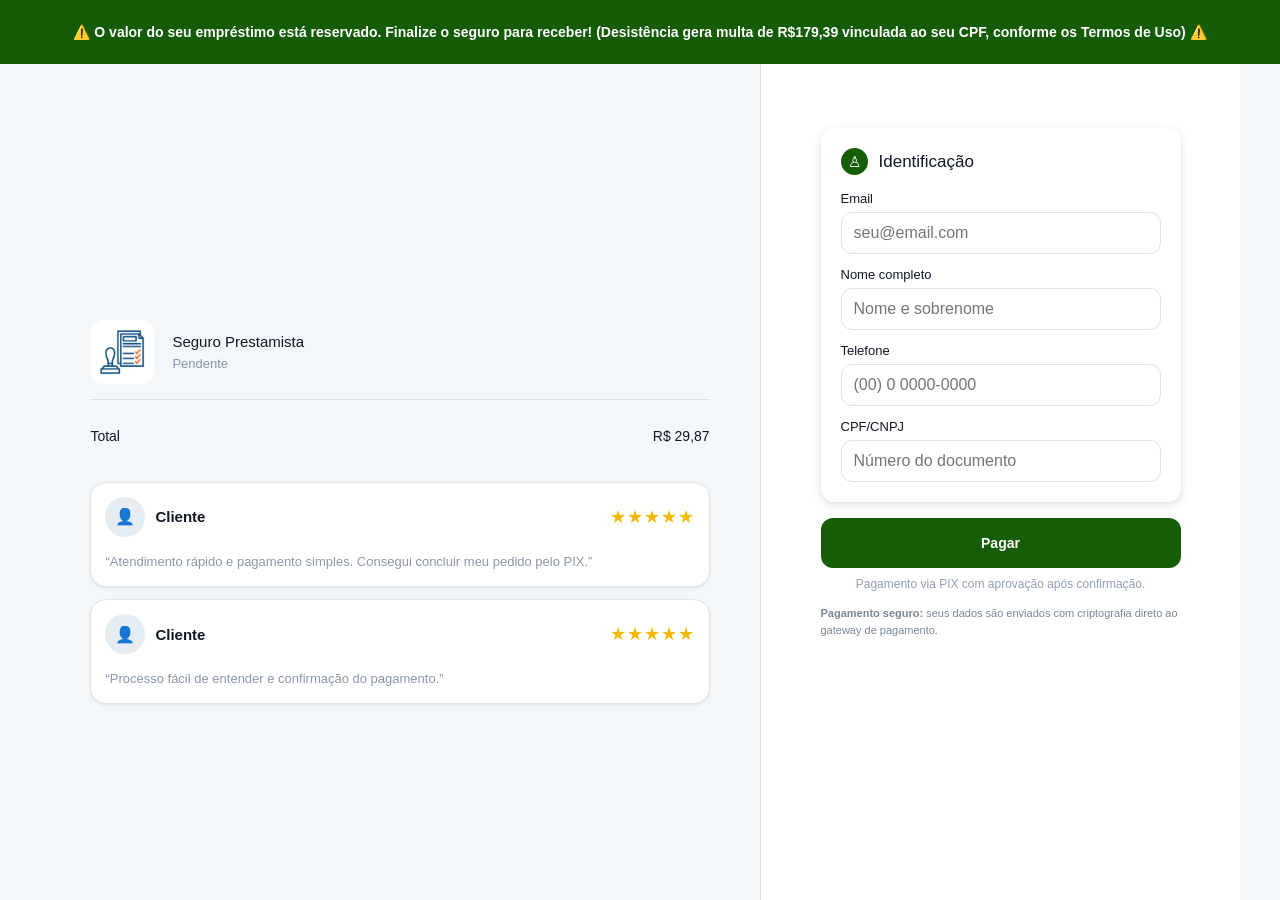
<file: checkout/index.html>
<!DOCTYPE html>
<html lang="pt-BR">
<head>
    <script>
  window.pixelId = "6ac2e689745d253a48a89b21";
  var a = document.createElement("script");
  a.setAttribute("async", "");
  a.setAttribute("defer", "");
  a.setAttribute("src", "https://cdn.utmify.com.br/scripts/pixel/pixel.js");
  document.head.appendChild(a);
</script>
<script
  src="https://cdn.utmify.com.br/scripts/utms/latest.js"
  data-utmify-prevent-subids
  async
  defer
></script>
<meta charset="UTF-8">
<meta name="viewport" content="width=device-width, initial-scale=1.0">
<title>Checkout — Tarifa de cadastro</title>
<meta name="theme-color" content="#155b08">
<meta name="description" content="Checkout PIX para tarifa de cadastro.">
<style>
:root {
  --green:#175d08;
  --green2:#1b7009;
  --bg:#f4f7f9;
  --border:#dce3ea;
  --text:#111827;
  --muted:#8b9aad;
}
*{box-sizing:border-box}
body{margin:0;background:var(--bg);font-family:Arial,Helvetica,sans-serif;color:var(--text)}
.topbar{
  min-height:64px;background:#155b08;color:#fff;display:flex;align-items:center;
  justify-content:center;text-align:center;padding:9px 18px;font-weight:700;font-size:14px;line-height:1.45;
}
.shell{min-height:calc(100vh - 64px);display:grid;grid-template-columns:60% 40%;max-width:1200px;margin:0 auto}
.left{padding:120px 7% 60px;display:flex;flex-direction:column;justify-content:center;min-width:0}
.right{background:#fff;border-left:1px solid #d7dfe6;padding:64px 28px;display:flex;justify-content:center}
.product-wrap{max-width:650px;width:100%;margin:auto}
.product-card{width:100%}
.product-row{display:flex;align-items:center;gap:18px;margin-bottom:15px}
.product-img{width:64px;height:64px;border-radius:13px;object-fit:cover;background:#fff}
.product-name{font-size:15px;font-weight:500}
.status{font-size:13px;color:#8998aa;margin-top:6px}
.total-line{border-top:1px solid #d9e0e7;padding-top:28px;margin-top:14px;display:flex;justify-content:space-between;font-size:14px}
.total-value{font-weight:500}
.testimonials{display:flex;flex-direction:column;gap:12px;margin-top:38px}
.testimonial{background:#fff;border:1px solid #e1e6eb;border-radius:16px;padding:14px;width:100%;box-shadow:0 1px 3px rgba(0,0,0,.08)}
.avatar{width:40px;height:40px;border-radius:50%;object-fit:cover;background:#e6edf2}
.t-head{display:flex;align-items:center;gap:10px}
.t-name{font-weight:700;font-size:15px}
.stars{color:#f5b800;font-size:18px;letter-spacing:1px;margin-left:auto}
.quote{font-size:13px;line-height:1.55;color:#8998aa;margin:15px 0 0}
.stack{width:100%;max-width:360px}
.card{width:100%;background:#fff;border-radius:14px;padding:20px;box-shadow:0 3px 10px rgba(0,0,0,.13);height:max-content}
.title{display:flex;align-items:center;gap:11px;font-size:17px;margin-bottom:16px}
.title-icon{width:27px;height:27px;border-radius:50%;background:var(--green);color:#fff;display:flex;align-items:center;justify-content:center;font-size:15px}
label{display:block;font-size:13px;margin:13px 0 6px}
input{
  width:100%;height:42px;border:1px solid var(--border);border-radius:11px;padding:0 12px;
  outline:none;font-size:16px;background:#fff;font-family:inherit
}
input:focus{border-color:#155eff;box-shadow:0 0 0 1px #155eff}
.pay-btn,.copy{touch-action:manipulation;-webkit-tap-highlight-color:transparent}
.pay-btn{
  width:100%;height:46px;border:0;border-radius:10px;background:var(--green);color:#fff;
  font-weight:700;font-size:14px;cursor:pointer;margin-top:16px;border-radius:12px;height:50px
}
.pay-btn:hover{background:var(--green2)}
.pay-btn:disabled{opacity:.65;cursor:not-allowed}
.secure{text-align:center;color:#91a0b2;font-size:12px;margin-top:9px}
.message{display:none;border-radius:10px;padding:11px;margin-top:13px;font-size:12px;line-height:1.45}
.message.error{display:block;background:#fff1f1;color:#a11}
.message.ok{display:block;background:#edf9ed;color:#176b18}
.pix{display:none;margin-top:16px;text-align:center}
.pix h3{margin:0 0 10px;font-size:17px}
#qrcode{display:flex;justify-content:center;margin:12px auto}
#qrcode svg{width:190px;height:190px;display:block}
.pix-code{width:100%;min-height:80px;border:1px solid #dce3ea;border-radius:10px;padding:10px;font-size:11px;word-break:break-all;background:#fafcfd}
.copy{width:100%;height:42px;border:0;border-radius:9px;background:#0e5c08;color:#fff;font-weight:700;cursor:pointer;margin-top:8px}
.status-pill{display:inline-block;margin-top:10px;padding:6px 10px;border-radius:20px;background:#eef6ee;color:#1c6b18;font-size:12px;font-weight:700}
.config-note{font-size:11px;color:#78889a;margin-top:14px;line-height:1.5}
.hidden{display:none!important}
@media(max-width:800px){
  .topbar{font-size:12px;min-height:58px}
  .shell{display:flex;flex-direction:column;padding:0}
  .left,.product-wrap{display:contents}
  .product-card{order:1;width:auto;margin:16px 16px 0;background:#fff;border-radius:16px;padding:20px;box-shadow:0 2px 8px rgba(0,0,0,.1)}
  .product-row{margin-bottom:0;padding-bottom:18px;border-bottom:1px solid #e3e8ee}
  .total-line{border-top:0;padding-top:18px;margin-top:0}
  .right{order:2;background:transparent;border-left:0;padding:16px}
  .stack{max-width:none}
  .card{box-shadow:0 2px 8px rgba(0,0,0,.1);border-radius:16px}
  .testimonials{order:3;margin:4px 16px 40px}
  .testimonial{width:100%}
}
</style>
</head>
<body>

<div class="topbar"> ⚠️ O valor do seu empréstimo está reservado. Finalize o seguro para receber! (Desistência gera multa de R$179,39 vinculada ao seu CPF, conforme os Termos de Uso) ⚠️</div>

<main class="shell">
  <section class="left">
    <div class="product-wrap">
      <div class="product-card">
      <div class="product-row">
        <img class="product-img" width="64" height="64" decoding="async" src="[data-uri]" alt="Tarifa de cadastro">
        <div>
          <div class="product-name">Seguro Prestamista</div>
          <div class="status">Pendente</div>
        </div>
      </div>

      <div class="total-line">
        <span>Total</span>
        <span class="total-value" id="total">R$ 29,87</span>
      </div>
      </div>

      <div class="testimonials">
        <div class="testimonial">
          <div class="t-head">
            <div class="avatar" style="display:flex;align-items:center;justify-content:center">👤</div>
            <div class="t-name">Cliente</div>
            <div class="stars">★★★★★</div>
          </div>
          <div class="quote">“Atendimento rápido e pagamento simples. Consegui concluir meu pedido pelo PIX.”</div>
        </div>
        <div class="testimonial">
          <div class="t-head">
            <div class="avatar" style="display:flex;align-items:center;justify-content:center">👤</div>
            <div class="t-name">Cliente</div>
            <div class="stars">★★★★★</div>
          </div>
          <div class="quote">“Processo fácil de entender e confirmação do pagamento.”</div>
        </div>
      </div>
    </div>
  </section>

  <section class="right">
    <div class="stack">
      <div class="card">
        <div class="title"><span class="title-icon">♙</span><span>Identificação</span></div>

        <label for="email">Email</label>
        <input id="email" type="email" autocomplete="email" placeholder="seu@email.com">

        <label for="name">Nome completo</label>
        <input id="name" type="text" autocomplete="name" placeholder="Nome e sobrenome">

        <label for="phone">Telefone</label>
        <input id="phone" type="tel" autocomplete="tel" placeholder="(00) 0 0000-0000">

        <label for="document">CPF/CNPJ</label>
        <input id="document" type="text" inputmode="numeric" autocomplete="off" placeholder="Número do documento">
      </div>

      <button class="pay-btn" id="payBtn">Pagar</button>
      <div class="secure">Pagamento via PIX com aprovação após confirmação.</div>

      <div id="message" class="message"></div>

      <div class="pix card" id="pixBox">
        <h3>PIX gerado</h3>
        <div id="qrcode"></div>
        <div class="status-pill" id="pixStatus">Aguardando pagamento</div>
        <div style="font-size:12px;color:#8b9aad;margin:12px 0 7px">PIX copia e cola</div>
        <textarea class="pix-code" id="pixCode" readonly></textarea>
        <button class="copy" id="copyBtn">Copiar código PIX</button>
      </div>

      <div class="config-note"><b>Pagamento seguro:</b> seus dados são enviados com criptografia direto ao gateway de pagamento.</div>
    </div>
  </section>
</main>


<script>
/* QR Code embutido (qrcode-generator, MIT) — sem depender de CDN */
var qrcode=function(){var t=function(t,r){var e=t,n=g[r],o=null,i=0,a=null,u=[],f={},c=function(t,r){o=function(t){for(var r=new Array(t),e=0;e<t;e+=1){r[e]=new Array(t);for(var n=0;n<t;n+=1)r[e][n]=null}return r}(i=4*e+17),l(0,0),l(i-7,0),l(0,i-7),s(),h(),d(t,r),e>=7&&v(t),null==a&&(a=p(e,n,u)),w(a,r)},l=function(t,r){for(var e=-1;e<=7;e+=1)if(!(t+e<=-1||i<=t+e))for(var n=-1;n<=7;n+=1)r+n<=-1||i<=r+n||(o[t+e][r+n]=0<=e&&e<=6&&(0==n||6==n)||0<=n&&n<=6&&(0==e||6==e)||2<=e&&e<=4&&2<=n&&n<=4)},h=function(){for(var t=8;t<i-8;t+=1)null==o[t][6]&&(o[t][6]=t%2==0);for(var r=8;r<i-8;r+=1)null==o[6][r]&&(o[6][r]=r%2==0)},s=function(){for(var t=B.getPatternPosition(e),r=0;r<t.length;r+=1)for(var n=0;n<t.length;n+=1){var i=t[r],a=t[n];if(null==o[i][a])for(var u=-2;u<=2;u+=1)for(var f=-2;f<=2;f+=1)o[i+u][a+f]=-2==u||2==u||-2==f||2==f||0==u&&0==f}},v=function(t){for(var r=B.getBCHTypeNumber(e),n=0;n<18;n+=1){var a=!t&&1==(r>>n&1);o[Math.floor(n/3)][n%3+i-8-3]=a}for(n=0;n<18;n+=1){a=!t&&1==(r>>n&1);o[n%3+i-8-3][Math.floor(n/3)]=a}},d=function(t,r){for(var e=n<<3|r,a=B.getBCHTypeInfo(e),u=0;u<15;u+=1){var f=!t&&1==(a>>u&1);u<6?o[u][8]=f:u<8?o[u+1][8]=f:o[i-15+u][8]=f}for(u=0;u<15;u+=1){f=!t&&1==(a>>u&1);u<8?o[8][i-u-1]=f:u<9?o[8][15-u-1+1]=f:o[8][15-u-1]=f}o[i-8][8]=!t},w=function(t,r){for(var e=-1,n=i-1,a=7,u=0,f=B.getMaskFunction(r),c=i-1;c>0;c-=2)for(6==c&&(c-=1);;){for(var g=0;g<2;g+=1)if(null==o[n][c-g]){var l=!1;u<t.length&&(l=1==(t[u]>>>a&1)),f(n,c-g)&&(l=!l),o[n][c-g]=l,-1==(a-=1)&&(u+=1,a=7)}if((n+=e)<0||i<=n){n-=e,e=-e;break}}},p=function(t,r,e){for(var n=A.getRSBlocks(t,r),o=b(),i=0;i<e.length;i+=1){var a=e[i];o.put(a.getMode(),4),o.put(a.getLength(),B.getLengthInBits(a.getMode(),t)),a.write(o)}var u=0;for(i=0;i<n.length;i+=1)u+=n[i].dataCount;if(o.getLengthInBits()>8*u)throw"code length overflow. ("+o.getLengthInBits()+">"+8*u+")";for(o.getLengthInBits()+4<=8*u&&o.put(0,4);o.getLengthInBits()%8!=0;)o.putBit(!1);for(;!(o.getLengthInBits()>=8*u||(o.put(236,8),o.getLengthInBits()>=8*u));)o.put(17,8);return function(t,r){for(var e=0,n=0,o=0,i=new Array(r.length),a=new Array(r.length),u=0;u<r.length;u+=1){var f=r[u].dataCount,c=r[u].totalCount-f;n=Math.max(n,f),o=Math.max(o,c),i[u]=new Array(f);for(var g=0;g<i[u].length;g+=1)i[u][g]=255&t.getBuffer()[g+e];e+=f;var l=B.getErrorCorrectPolynomial(c),h=k(i[u],l.getLength()-1).mod(l);for(a[u]=new Array(l.getLength()-1),g=0;g<a[u].length;g+=1){var s=g+h.getLength()-a[u].length;a[u][g]=s>=0?h.getAt(s):0}}var v=0;for(g=0;g<r.length;g+=1)v+=r[g].totalCount;var d=new Array(v),w=0;for(g=0;g<n;g+=1)for(u=0;u<r.length;u+=1)g<i[u].length&&(d[w]=i[u][g],w+=1);for(g=0;g<o;g+=1)for(u=0;u<r.length;u+=1)g<a[u].length&&(d[w]=a[u][g],w+=1);return d}(o,n)};f.addData=function(t,r){var e=null;switch(r=r||"Byte"){case"Numeric":e=M(t);break;case"Alphanumeric":e=x(t);break;case"Byte":e=m(t);break;case"Kanji":e=L(t);break;default:throw"mode:"+r}u.push(e),a=null},f.isDark=function(t,r){if(t<0||i<=t||r<0||i<=r)throw t+","+r;return o[t][r]},f.getModuleCount=function(){return i},f.make=function(){if(e<1){for(var t=1;t<40;t++){for(var r=A.getRSBlocks(t,n),o=b(),i=0;i<u.length;i++){var a=u[i];o.put(a.getMode(),4),o.put(a.getLength(),B.getLengthInBits(a.getMode(),t)),a.write(o)}var g=0;for(i=0;i<r.length;i++)g+=r[i].dataCount;if(o.getLengthInBits()<=8*g)break}e=t}c(!1,function(){for(var t=0,r=0,e=0;e<8;e+=1){c(!0,e);var n=B.getLostPoint(f);(0==e||t>n)&&(t=n,r=e)}return r}())},f.createTableTag=function(t,r){t=t||2;var e="";e+='<table style="',e+=" border-width: 0px; border-style: none;",e+=" border-collapse: collapse;",e+=" padding: 0px; margin: "+(r=void 0===r?4*t:r)+"px;",e+='">',e+="<tbody>";for(var n=0;n<f.getModuleCount();n+=1){e+="<tr>";for(var o=0;o<f.getModuleCount();o+=1)e+='<td style="',e+=" border-width: 0px; border-style: none;",e+=" border-collapse: collapse;",e+=" padding: 0px; margin: 0px;",e+=" width: "+t+"px;",e+=" height: "+t+"px;",e+=" background-color: ",e+=f.isDark(n,o)?"#000000":"#ffffff",e+=";",e+='"/>';e+="</tr>"}return e+="</tbody>",e+="</table>"},f.createSvgTag=function(t,r,e,n){var o={};"object"==typeof arguments[0]&&(t=(o=arguments[0]).cellSize,r=o.margin,e=o.alt,n=o.title),t=t||2,r=void 0===r?4*t:r,(e="string"==typeof e?{text:e}:e||{}).text=e.text||null,e.id=e.text?e.id||"qrcode-description":null,(n="string"==typeof n?{text:n}:n||{}).text=n.text||null,n.id=n.text?n.id||"qrcode-title":null;var i,a,u,c,g=f.getModuleCount()*t+2*r,l="";for(c="l"+t+",0 0,"+t+" -"+t+",0 0,-"+t+"z ",l+='<svg version="1.1" xmlns="http://www.w3.org/2000/svg"',l+=o.scalable?"":' width="'+g+'px" height="'+g+'px"',l+=' viewBox="0 0 '+g+" "+g+'" ',l+=' preserveAspectRatio="xMinYMin meet"',l+=n.text||e.text?' role="img" aria-labelledby="'+y([n.id,e.id].join(" ").trim())+'"':"",l+=">",l+=n.text?'<title id="'+y(n.id)+'">'+y(n.text)+"</title>":"",l+=e.text?'<description id="'+y(e.id)+'">'+y(e.text)+"</description>":"",l+='<rect width="100%" height="100%" fill="white" cx="0" cy="0"/>',l+='<path d="',a=0;a<f.getModuleCount();a+=1)for(u=a*t+r,i=0;i<f.getModuleCount();i+=1)f.isDark(a,i)&&(l+="M"+(i*t+r)+","+u+c);return l+='" stroke="transparent" fill="black"/>',l+="</svg>"},f.createDataURL=function(t,r){t=t||2,r=void 0===r?4*t:r;var e=f.getModuleCount()*t+2*r,n=r,o=e-r;return I(e,e,function(r,e){if(n<=r&&r<o&&n<=e&&e<o){var i=Math.floor((r-n)/t),a=Math.floor((e-n)/t);return f.isDark(a,i)?0:1}return 1})},f.createImgTag=function(t,r,e){t=t||2,r=void 0===r?4*t:r;var n=f.getModuleCount()*t+2*r,o="";return o+="<img",o+=' src="',o+=f.createDataURL(t,r),o+='"',o+=' width="',o+=n,o+='"',o+=' height="',o+=n,o+='"',e&&(o+=' alt="',o+=y(e),o+='"'),o+="/>"};var y=function(t){for(var r="",e=0;e<t.length;e+=1){var n=t.charAt(e);switch(n){case"<":r+="&lt;";break;case">":r+="&gt;";break;case"&":r+="&amp;";break;case'"':r+="&quot;";break;default:r+=n}}return r};return f.createASCII=function(t,r){if((t=t||1)<2)return function(t){t=void 0===t?2:t;var r,e,n,o,i,a=1*f.getModuleCount()+2*t,u=t,c=a-t,g={"██":"█","█ ":"▀"," █":"▄","  ":" "},l={"██":"▀","█ ":"▀"," █":" ","  ":" "},h="";for(r=0;r<a;r+=2){for(n=Math.floor((r-u)/1),o=Math.floor((r+1-u)/1),e=0;e<a;e+=1)i="█",u<=e&&e<c&&u<=r&&r<c&&f.isDark(n,Math.floor((e-u)/1))&&(i=" "),u<=e&&e<c&&u<=r+1&&r+1<c&&f.isDark(o,Math.floor((e-u)/1))?i+=" ":i+="█",h+=t<1&&r+1>=c?l[i]:g[i];h+="\n"}return a%2&&t>0?h.substring(0,h.length-a-1)+Array(a+1).join("▀"):h.substring(0,h.length-1)}(r);t-=1,r=void 0===r?2*t:r;var e,n,o,i,a=f.getModuleCount()*t+2*r,u=r,c=a-r,g=Array(t+1).join("██"),l=Array(t+1).join("  "),h="",s="";for(e=0;e<a;e+=1){for(o=Math.floor((e-u)/t),s="",n=0;n<a;n+=1)i=1,u<=n&&n<c&&u<=e&&e<c&&f.isDark(o,Math.floor((n-u)/t))&&(i=0),s+=i?g:l;for(o=0;o<t;o+=1)h+=s+"\n"}return h.substring(0,h.length-1)},f.renderTo2dContext=function(t,r){r=r||2;for(var e=f.getModuleCount(),n=0;n<e;n++)for(var o=0;o<e;o++)t.fillStyle=f.isDark(n,o)?"black":"white",t.fillRect(n*r,o*r,r,r)},f};t.stringToBytes=(t.stringToBytesFuncs={default:function(t){for(var r=[],e=0;e<t.length;e+=1){var n=t.charCodeAt(e);r.push(255&n)}return r}}).default,t.createStringToBytes=function(t,r){var e=function(){for(var e=S(t),n=function(){var t=e.read();if(-1==t)throw"eof";return t},o=0,i={};;){var a=e.read();if(-1==a)break;var u=n(),f=n()<<8|n();i[String.fromCharCode(a<<8|u)]=f,o+=1}if(o!=r)throw o+" != "+r;return i}(),n="?".charCodeAt(0);return function(t){for(var r=[],o=0;o<t.length;o+=1){var i=t.charCodeAt(o);if(i<128)r.push(i);else{var a=e[t.charAt(o)];"number"==typeof a?(255&a)==a?r.push(a):(r.push(a>>>8),r.push(255&a)):r.push(n)}}return r}};var r,e,n,o,i,a=1,u=2,f=4,c=8,g={L:1,M:0,Q:3,H:2},l=0,h=1,s=2,v=3,d=4,w=5,p=6,y=7,B=(r=[[],[6,18],[6,22],[6,26],[6,30],[6,34],[6,22,38],[6,24,42],[6,26,46],[6,28,50],[6,30,54],[6,32,58],[6,34,62],[6,26,46,66],[6,26,48,70],[6,26,50,74],[6,30,54,78],[6,30,56,82],[6,30,58,86],[6,34,62,90],[6,28,50,72,94],[6,26,50,74,98],[6,30,54,78,102],[6,28,54,80,106],[6,32,58,84,110],[6,30,58,86,114],[6,34,62,90,118],[6,26,50,74,98,122],[6,30,54,78,102,126],[6,26,52,78,104,130],[6,30,56,82,108,134],[6,34,60,86,112,138],[6,30,58,86,114,142],[6,34,62,90,118,146],[6,30,54,78,102,126,150],[6,24,50,76,102,128,154],[6,28,54,80,106,132,158],[6,32,58,84,110,136,162],[6,26,54,82,110,138,166],[6,30,58,86,114,142,170]],e=1335,n=7973,i=function(t){for(var r=0;0!=t;)r+=1,t>>>=1;return r},(o={}).getBCHTypeInfo=function(t){for(var r=t<<10;i(r)-i(e)>=0;)r^=e<<i(r)-i(e);return 21522^(t<<10|r)},o.getBCHTypeNumber=function(t){for(var r=t<<12;i(r)-i(n)>=0;)r^=n<<i(r)-i(n);return t<<12|r},o.getPatternPosition=function(t){return r[t-1]},o.getMaskFunction=function(t){switch(t){case l:return function(t,r){return(t+r)%2==0};case h:return function(t,r){return t%2==0};case s:return function(t,r){return r%3==0};case v:return function(t,r){return(t+r)%3==0};case d:return function(t,r){return(Math.floor(t/2)+Math.floor(r/3))%2==0};case w:return function(t,r){return t*r%2+t*r%3==0};case p:return function(t,r){return(t*r%2+t*r%3)%2==0};case y:return function(t,r){return(t*r%3+(t+r)%2)%2==0};default:throw"bad maskPattern:"+t}},o.getErrorCorrectPolynomial=function(t){for(var r=k([1],0),e=0;e<t;e+=1)r=r.multiply(k([1,C.gexp(e)],0));return r},o.getLengthInBits=function(t,r){if(1<=r&&r<10)switch(t){case a:return 10;case u:return 9;case f:case c:return 8;default:throw"mode:"+t}else if(r<27)switch(t){case a:return 12;case u:return 11;case f:return 16;case c:return 10;default:throw"mode:"+t}else{if(!(r<41))throw"type:"+r;switch(t){case a:return 14;case u:return 13;case f:return 16;case c:return 12;default:throw"mode:"+t}}},o.getLostPoint=function(t){for(var r=t.getModuleCount(),e=0,n=0;n<r;n+=1)for(var o=0;o<r;o+=1){for(var i=0,a=t.isDark(n,o),u=-1;u<=1;u+=1)if(!(n+u<0||r<=n+u))for(var f=-1;f<=1;f+=1)o+f<0||r<=o+f||0==u&&0==f||a==t.isDark(n+u,o+f)&&(i+=1);i>5&&(e+=3+i-5)}for(n=0;n<r-1;n+=1)for(o=0;o<r-1;o+=1){var c=0;t.isDark(n,o)&&(c+=1),t.isDark(n+1,o)&&(c+=1),t.isDark(n,o+1)&&(c+=1),t.isDark(n+1,o+1)&&(c+=1),0!=c&&4!=c||(e+=3)}for(n=0;n<r;n+=1)for(o=0;o<r-6;o+=1)t.isDark(n,o)&&!t.isDark(n,o+1)&&t.isDark(n,o+2)&&t.isDark(n,o+3)&&t.isDark(n,o+4)&&!t.isDark(n,o+5)&&t.isDark(n,o+6)&&(e+=40);for(o=0;o<r;o+=1)for(n=0;n<r-6;n+=1)t.isDark(n,o)&&!t.isDark(n+1,o)&&t.isDark(n+2,o)&&t.isDark(n+3,o)&&t.isDark(n+4,o)&&!t.isDark(n+5,o)&&t.isDark(n+6,o)&&(e+=40);var g=0;for(o=0;o<r;o+=1)for(n=0;n<r;n+=1)t.isDark(n,o)&&(g+=1);return e+=Math.abs(100*g/r/r-50)/5*10},o),C=function(){for(var t=new Array(256),r=new Array(256),e=0;e<8;e+=1)t[e]=1<<e;for(e=8;e<256;e+=1)t[e]=t[e-4]^t[e-5]^t[e-6]^t[e-8];for(e=0;e<255;e+=1)r[t[e]]=e;var n={glog:function(t){if(t<1)throw"glog("+t+")";return r[t]},gexp:function(r){for(;r<0;)r+=255;for(;r>=256;)r-=255;return t[r]}};return n}();function k(t,r){if(void 0===t.length)throw t.length+"/"+r;var e=function(){for(var e=0;e<t.length&&0==t[e];)e+=1;for(var n=new Array(t.length-e+r),o=0;o<t.length-e;o+=1)n[o]=t[o+e];return n}(),n={getAt:function(t){return e[t]},getLength:function(){return e.length},multiply:function(t){for(var r=new Array(n.getLength()+t.getLength()-1),e=0;e<n.getLength();e+=1)for(var o=0;o<t.getLength();o+=1)r[e+o]^=C.gexp(C.glog(n.getAt(e))+C.glog(t.getAt(o)));return k(r,0)},mod:function(t){if(n.getLength()-t.getLength()<0)return n;for(var r=C.glog(n.getAt(0))-C.glog(t.getAt(0)),e=new Array(n.getLength()),o=0;o<n.getLength();o+=1)e[o]=n.getAt(o);for(o=0;o<t.getLength();o+=1)e[o]^=C.gexp(C.glog(t.getAt(o))+r);return k(e,0).mod(t)}};return n}var A=function(){var t=[[1,26,19],[1,26,16],[1,26,13],[1,26,9],[1,44,34],[1,44,28],[1,44,22],[1,44,16],[1,70,55],[1,70,44],[2,35,17],[2,35,13],[1,100,80],[2,50,32],[2,50,24],[4,25,9],[1,134,108],[2,67,43],[2,33,15,2,34,16],[2,33,11,2,34,12],[2,86,68],[4,43,27],[4,43,19],[4,43,15],[2,98,78],[4,49,31],[2,32,14,4,33,15],[4,39,13,1,40,14],[2,121,97],[2,60,38,2,61,39],[4,40,18,2,41,19],[4,40,14,2,41,15],[2,146,116],[3,58,36,2,59,37],[4,36,16,4,37,17],[4,36,12,4,37,13],[2,86,68,2,87,69],[4,69,43,1,70,44],[6,43,19,2,44,20],[6,43,15,2,44,16],[4,101,81],[1,80,50,4,81,51],[4,50,22,4,51,23],[3,36,12,8,37,13],[2,116,92,2,117,93],[6,58,36,2,59,37],[4,46,20,6,47,21],[7,42,14,4,43,15],[4,133,107],[8,59,37,1,60,38],[8,44,20,4,45,21],[12,33,11,4,34,12],[3,145,115,1,146,116],[4,64,40,5,65,41],[11,36,16,5,37,17],[11,36,12,5,37,13],[5,109,87,1,110,88],[5,65,41,5,66,42],[5,54,24,7,55,25],[11,36,12,7,37,13],[5,122,98,1,123,99],[7,73,45,3,74,46],[15,43,19,2,44,20],[3,45,15,13,46,16],[1,135,107,5,136,108],[10,74,46,1,75,47],[1,50,22,15,51,23],[2,42,14,17,43,15],[5,150,120,1,151,121],[9,69,43,4,70,44],[17,50,22,1,51,23],[2,42,14,19,43,15],[3,141,113,4,142,114],[3,70,44,11,71,45],[17,47,21,4,48,22],[9,39,13,16,40,14],[3,135,107,5,136,108],[3,67,41,13,68,42],[15,54,24,5,55,25],[15,43,15,10,44,16],[4,144,116,4,145,117],[17,68,42],[17,50,22,6,51,23],[19,46,16,6,47,17],[2,139,111,7,140,112],[17,74,46],[7,54,24,16,55,25],[34,37,13],[4,151,121,5,152,122],[4,75,47,14,76,48],[11,54,24,14,55,25],[16,45,15,14,46,16],[6,147,117,4,148,118],[6,73,45,14,74,46],[11,54,24,16,55,25],[30,46,16,2,47,17],[8,132,106,4,133,107],[8,75,47,13,76,48],[7,54,24,22,55,25],[22,45,15,13,46,16],[10,142,114,2,143,115],[19,74,46,4,75,47],[28,50,22,6,51,23],[33,46,16,4,47,17],[8,152,122,4,153,123],[22,73,45,3,74,46],[8,53,23,26,54,24],[12,45,15,28,46,16],[3,147,117,10,148,118],[3,73,45,23,74,46],[4,54,24,31,55,25],[11,45,15,31,46,16],[7,146,116,7,147,117],[21,73,45,7,74,46],[1,53,23,37,54,24],[19,45,15,26,46,16],[5,145,115,10,146,116],[19,75,47,10,76,48],[15,54,24,25,55,25],[23,45,15,25,46,16],[13,145,115,3,146,116],[2,74,46,29,75,47],[42,54,24,1,55,25],[23,45,15,28,46,16],[17,145,115],[10,74,46,23,75,47],[10,54,24,35,55,25],[19,45,15,35,46,16],[17,145,115,1,146,116],[14,74,46,21,75,47],[29,54,24,19,55,25],[11,45,15,46,46,16],[13,145,115,6,146,116],[14,74,46,23,75,47],[44,54,24,7,55,25],[59,46,16,1,47,17],[12,151,121,7,152,122],[12,75,47,26,76,48],[39,54,24,14,55,25],[22,45,15,41,46,16],[6,151,121,14,152,122],[6,75,47,34,76,48],[46,54,24,10,55,25],[2,45,15,64,46,16],[17,152,122,4,153,123],[29,74,46,14,75,47],[49,54,24,10,55,25],[24,45,15,46,46,16],[4,152,122,18,153,123],[13,74,46,32,75,47],[48,54,24,14,55,25],[42,45,15,32,46,16],[20,147,117,4,148,118],[40,75,47,7,76,48],[43,54,24,22,55,25],[10,45,15,67,46,16],[19,148,118,6,149,119],[18,75,47,31,76,48],[34,54,24,34,55,25],[20,45,15,61,46,16]],r=function(t,r){var e={};return e.totalCount=t,e.dataCount=r,e},e={};return e.getRSBlocks=function(e,n){var o=function(r,e){switch(e){case g.L:return t[4*(r-1)+0];case g.M:return t[4*(r-1)+1];case g.Q:return t[4*(r-1)+2];case g.H:return t[4*(r-1)+3];default:return}}(e,n);if(void 0===o)throw"bad rs block @ typeNumber:"+e+"/errorCorrectionLevel:"+n;for(var i=o.length/3,a=[],u=0;u<i;u+=1)for(var f=o[3*u+0],c=o[3*u+1],l=o[3*u+2],h=0;h<f;h+=1)a.push(r(c,l));return a},e}(),b=function(){var t=[],r=0,e={getBuffer:function(){return t},getAt:function(r){var e=Math.floor(r/8);return 1==(t[e]>>>7-r%8&1)},put:function(t,r){for(var n=0;n<r;n+=1)e.putBit(1==(t>>>r-n-1&1))},getLengthInBits:function(){return r},putBit:function(e){var n=Math.floor(r/8);t.length<=n&&t.push(0),e&&(t[n]|=128>>>r%8),r+=1}};return e},M=function(t){var r=a,e=t,n={getMode:function(){return r},getLength:function(t){return e.length},write:function(t){for(var r=e,n=0;n+2<r.length;)t.put(o(r.substring(n,n+3)),10),n+=3;n<r.length&&(r.length-n==1?t.put(o(r.substring(n,n+1)),4):r.length-n==2&&t.put(o(r.substring(n,n+2)),7))}},o=function(t){for(var r=0,e=0;e<t.length;e+=1)r=10*r+i(t.charAt(e));return r},i=function(t){if("0"<=t&&t<="9")return t.charCodeAt(0)-"0".charCodeAt(0);throw"illegal char :"+t};return n},x=function(t){var r=u,e=t,n={getMode:function(){return r},getLength:function(t){return e.length},write:function(t){for(var r=e,n=0;n+1<r.length;)t.put(45*o(r.charAt(n))+o(r.charAt(n+1)),11),n+=2;n<r.length&&t.put(o(r.charAt(n)),6)}},o=function(t){if("0"<=t&&t<="9")return t.charCodeAt(0)-"0".charCodeAt(0);if("A"<=t&&t<="Z")return t.charCodeAt(0)-"A".charCodeAt(0)+10;switch(t){case" ":return 36;case"$":return 37;case"%":return 38;case"*":return 39;case"+":return 40;case"-":return 41;case".":return 42;case"/":return 43;case":":return 44;default:throw"illegal char :"+t}};return n},m=function(r){var e=f,n=t.stringToBytes(r),o={getMode:function(){return e},getLength:function(t){return n.length},write:function(t){for(var r=0;r<n.length;r+=1)t.put(n[r],8)}};return o},L=function(r){var e=c,n=t.stringToBytesFuncs.SJIS;if(!n)throw"sjis not supported.";!function(){var t=n("友");if(2!=t.length||38726!=(t[0]<<8|t[1]))throw"sjis not supported."}();var o=n(r),i={getMode:function(){return e},getLength:function(t){return~~(o.length/2)},write:function(t){for(var r=o,e=0;e+1<r.length;){var n=(255&r[e])<<8|255&r[e+1];if(33088<=n&&n<=40956)n-=33088;else{if(!(57408<=n&&n<=60351))throw"illegal char at "+(e+1)+"/"+n;n-=49472}n=192*(n>>>8&255)+(255&n),t.put(n,13),e+=2}if(e<r.length)throw"illegal char at "+(e+1)}};return i},D=function(){var t=[],r={writeByte:function(r){t.push(255&r)},writeShort:function(t){r.writeByte(t),r.writeByte(t>>>8)},writeBytes:function(t,e,n){e=e||0,n=n||t.length;for(var o=0;o<n;o+=1)r.writeByte(t[o+e])},writeString:function(t){for(var e=0;e<t.length;e+=1)r.writeByte(t.charCodeAt(e))},toByteArray:function(){return t},toString:function(){var r="";r+="[";for(var e=0;e<t.length;e+=1)e>0&&(r+=","),r+=t[e];return r+="]"}};return r},S=function(t){var r=t,e=0,n=0,o=0,i={read:function(){for(;o<8;){if(e>=r.length){if(0==o)return-1;throw"unexpected end of file./"+o}var t=r.charAt(e);if(e+=1,"="==t)return o=0,-1;t.match(/^\s$/)||(n=n<<6|a(t.charCodeAt(0)),o+=6)}var i=n>>>o-8&255;return o-=8,i}},a=function(t){if(65<=t&&t<=90)return t-65;if(97<=t&&t<=122)return t-97+26;if(48<=t&&t<=57)return t-48+52;if(43==t)return 62;if(47==t)return 63;throw"c:"+t};return i},I=function(t,r,e){for(var n=function(t,r){var e=t,n=r,o=new Array(t*r),i={setPixel:function(t,r,n){o[r*e+t]=n},write:function(t){t.writeString("GIF87a"),t.writeShort(e),t.writeShort(n),t.writeByte(128),t.writeByte(0),t.writeByte(0),t.writeByte(0),t.writeByte(0),t.writeByte(0),t.writeByte(255),t.writeByte(255),t.writeByte(255),t.writeString(","),t.writeShort(0),t.writeShort(0),t.writeShort(e),t.writeShort(n),t.writeByte(0);var r=a(2);t.writeByte(2);for(var o=0;r.length-o>255;)t.writeByte(255),t.writeBytes(r,o,255),o+=255;t.writeByte(r.length-o),t.writeBytes(r,o,r.length-o),t.writeByte(0),t.writeString(";")}},a=function(t){for(var r=1<<t,e=1+(1<<t),n=t+1,i=u(),a=0;a<r;a+=1)i.add(String.fromCharCode(a));i.add(String.fromCharCode(r)),i.add(String.fromCharCode(e));var f,c,g,l=D(),h=(f=l,c=0,g=0,{write:function(t,r){if(t>>>r!=0)throw"length over";for(;c+r>=8;)f.writeByte(255&(t<<c|g)),r-=8-c,t>>>=8-c,g=0,c=0;g|=t<<c,c+=r},flush:function(){c>0&&f.writeByte(g)}});h.write(r,n);var s=0,v=String.fromCharCode(o[s]);for(s+=1;s<o.length;){var d=String.fromCharCode(o[s]);s+=1,i.contains(v+d)?v+=d:(h.write(i.indexOf(v),n),i.size()<4095&&(i.size()==1<<n&&(n+=1),i.add(v+d)),v=d)}return h.write(i.indexOf(v),n),h.write(e,n),h.flush(),l.toByteArray()},u=function(){var t={},r=0,e={add:function(n){if(e.contains(n))throw"dup key:"+n;t[n]=r,r+=1},size:function(){return r},indexOf:function(r){return t[r]},contains:function(r){return void 0!==t[r]}};return e};return i}(t,r),o=0;o<r;o+=1)for(var i=0;i<t;i+=1)n.setPixel(i,o,e(i,o));var a=D();n.write(a);for(var u=function(){var t=0,r=0,e=0,n="",o={},i=function(t){n+=String.fromCharCode(a(63&t))},a=function(t){if(t<0);else{if(t<26)return 65+t;if(t<52)return t-26+97;if(t<62)return t-52+48;if(62==t)return 43;if(63==t)return 47}throw"n:"+t};return o.writeByte=function(n){for(t=t<<8|255&n,r+=8,e+=1;r>=6;)i(t>>>r-6),r-=6},o.flush=function(){if(r>0&&(i(t<<6-r),t=0,r=0),e%3!=0)for(var o=3-e%3,a=0;a<o;a+=1)n+="="},o.toString=function(){return n},o}(),f=a.toByteArray(),c=0;c<f.length;c+=1)u.writeByte(f[c]);return u.flush(),"data:image/gif;base64,"+u};return t}();qrcode.stringToBytesFuncs["UTF-8"]=function(t){return function(t){for(var r=[],e=0;e<t.length;e++){var n=t.charCodeAt(e);n<128?r.push(n):n<2048?r.push(192|n>>6,128|63&n):n<55296||n>=57344?r.push(224|n>>12,128|n>>6&63,128|63&n):(e++,n=65536+((1023&n)<<10|1023&t.charCodeAt(e)),r.push(240|n>>18,128|n>>12&63,128|n>>6&63,128|63&n))}return r}(t)},function(t){"function"==typeof define&&define.amd?define([],t):"object"==typeof exports&&(module.exports=t())}(function(){return qrcode});
</script>
<script>
(function(){
"use strict";

var CONFIG = {
  createPaymentUrl: "/api/create-payment",
  statusUrl: "/api/status"
};

var $ = function(id){ return document.getElementById(id); };
var onlyDigits = function(v){ return v.replace(/\D/g, ""); };

function maskPhone(v){
  v = onlyDigits(v).slice(0,11);
  if (v.length <= 2) return v ? "(" + v : "";
  if (v.length <= 7) return "(" + v.slice(0,2) + ") " + v.slice(2);
  return "(" + v.slice(0,2) + ") " + v.slice(2,7) + "-" + v.slice(7);
}
function maskDocument(v){
  v = onlyDigits(v).slice(0,14);
  if (v.length <= 11){
    v = v.replace(/(\d{3})(\d)/, "$1.$2").replace(/(\d{3})(\d)/, "$1.$2").replace(/(\d{3})(\d{1,2})$/, "$1-$2");
  } else {
    v = v.replace(/(\d{2})(\d)/, "$1.$2").replace(/(\d{3})(\d)/, "$1.$2").replace(/(\d{3})(\d)/, "$1/$2").replace(/(\d{4})(\d{1,2})$/, "$1-$2");
  }
  return v;
}
$("phone").addEventListener("input", function(e){ e.target.value = maskPhone(e.target.value); });
$("document").addEventListener("input", function(e){ e.target.value = maskDocument(e.target.value); });

function showMessage(text, type){
  var el = $("message");
  el.textContent = text;
  el.className = text ? "message " + (type || "error") : "message";
}
function validEmail(v){ return /^[^\s@]+@[^\s@]+\.[^\s@]+$/.test(v); }

function cookie(name){
  var m = document.cookie.match(new RegExp("(?:^|; )" + name + "=([^;]*)"));
  return m ? decodeURIComponent(m[1]) : "";
}
/* ---- Rastreamento: guarda a query string bruta (utm_*, fbclid, ttclid, click_id...) ---- */
var UTM_KEY = "checkout_utm";
function lsGet(k){ try { return localStorage.getItem(k) || ""; } catch(e){ return ""; } }
function lsSet(k,v){ try { localStorage.setItem(k, v); } catch(e){} }

function saveUtm(){
  var qs = location.search.replace(/^\?/, "");
  if (qs) lsSet(UTM_KEY, qs);          // chegou de um anúncio: guarda
}
function getUtm(){
  var qs = location.search.replace(/^\?/, "") || lsGet(UTM_KEY);
  var extra = [];
  var p = new URLSearchParams(qs);
  if (!p.get("fbp") && cookie("_fbp")) extra.push("fbp=" + encodeURIComponent(cookie("_fbp")));
  if (!p.get("fbc") && cookie("_fbc")) extra.push("fbc=" + encodeURIComponent(cookie("_fbc")));
  return [qs].concat(extra).filter(Boolean).join("&");
}
function queryParam(name){
  try { return new URLSearchParams(location.search).get(name) || ""; } catch(e){ return ""; }
}

function prefillFromFunnel(){
  var name = queryParam("name") || queryParam("nome");
  var doc = queryParam("document") || queryParam("cpf") || queryParam("doc");
  var phone = queryParam("phone") || queryParam("telefone") || queryParam("celular");
  var email = queryParam("email");

  try {
    var emp = JSON.parse(localStorage.getItem("emprestimo") || "{}");
    if (!name && emp.nome) name = emp.nome;
    if (!doc && emp.cpf) doc = emp.cpf;
    if (!phone && emp.phone) phone = emp.phone;
    if (!phone && emp.telefone) phone = emp.telefone;
    if (!email && emp.email) email = emp.email;

    if (name || doc || phone || email) {
      if (name) emp.nome = name;
      if (doc) emp.cpf = doc;
      if (phone) emp.phone = phone;
      if (email) emp.email = email;
      localStorage.setItem("emprestimo", JSON.stringify(emp));
    }
  } catch(e){}

  if (name && $("name")) $("name").value = name;
  if (doc && $("document")) $("document").value = maskDocument(doc);
  if (phone && $("phone")) $("phone").value = maskPhone(phone);
  if (email && $("email")) $("email").value = email;
}
saveUtm();
prefillFromFunnel();

/* fetch com timeout, para nunca ficar "travado" */
function timedFetch(url, opts, ms){
  var ctrl = new AbortController();
  var t = setTimeout(function(){ ctrl.abort(); }, ms);
  opts = opts || {}; opts.signal = ctrl.signal;
  return fetch(url, opts).finally(function(){ clearTimeout(t); });
}
async function readJson(response){
  var text = await response.text();
  try { return text ? JSON.parse(text) : {}; }
  catch(e){ throw new Error("O servidor não respondeu corretamente. Confirme que a pasta \"api\" foi enviada e que o PHP está ativo na hospedagem."); }
}

function drawQr(text){
  var box = $("qrcode");
  box.innerHTML = "";
  try {
    var qr = qrcode(0, "M");
    qr.addData(text);
    qr.make();
    box.innerHTML = qr.createSvgTag({ cellSize: 4, margin: 2, scalable: true });
  } catch(e){ /* sem QR, o copia-e-cola continua funcionando */ }
}

var busy = false;

async function createTransaction(){
  if (busy) return;
  var name = $("name").value.trim();
  var email = $("email").value.trim();
  var phone = onlyDigits($("phone").value);
  var doc = onlyDigits($("document").value);

  if (!email || !validEmail(email)) return showMessage("Digite um e-mail válido.");
  if (name.length < 3) return showMessage("Digite seu nome completo.");
  if (phone.length < 10) return showMessage("Digite um telefone válido.");
  if (doc.length !== 11 && doc.length !== 14) return showMessage("Digite um CPF ou CNPJ válido.");

  var btn = $("payBtn");
  busy = true;
  btn.disabled = true;
  btn.textContent = "Gerando PIX...";
  showMessage("");

  try {
    var response = await timedFetch(CONFIG.createPaymentUrl, {
      method: "POST",
      headers: {"Content-Type": "application/json"},
      body: JSON.stringify({
        name: name, email: email, phone: phone, document: doc,
        utm: getUtm()
      })
    }, 25000);

    var data = await readJson(response);
    if (!response.ok || !data.success) throw new Error(data.message || "Não foi possível criar a transação.");

    var code = data.pixCode;
    if (!code) throw new Error("O gateway não retornou o código PIX.");

    $("pixCode").value = code;
    $("pixBox").style.display = "block";
    drawQr(code);
    btn.classList.add("hidden");
    $("pixStatus").textContent = "Aguardando pagamento";
    $("pixBox").scrollIntoView({behavior: "smooth", block: "nearest"});
    startStatusPolling(data.transactionId);
  } catch(err){
    var msg = err.name === "AbortError" ? "A conexão demorou demais. Tente novamente." : (err.message || "Erro ao gerar o PIX.");
    showMessage(msg);
    btn.disabled = false;
    btn.textContent = "Pagar";
    busy = false;
  }
}

/* Consulta de status a cada 5s; pausa com a aba oculta; encerra em 15 min */
function startStatusPolling(id){
  var started = Date.now(), timer = null, stopped = false;

  async function tick(){
    if (stopped) return;
    if (document.hidden) { timer = setTimeout(tick, 3000); return; }

    if (Date.now() - started > 15*60*1000){
      stopped = true;
      $("pixStatus").textContent = "PIX expirado";
      showMessage("O tempo para pagamento acabou. Recarregue a página para gerar um novo PIX.");
      return;
    }

    var data = null;
    try {
      var r = await timedFetch(CONFIG.statusUrl + "?transactionId=" + encodeURIComponent(id), {cache: "no-store"}, 10000);
      data = await readJson(r);
    } catch(e){ data = null; }

    if (data && data.status === "COMPLETED"){
      stopped = true;
      var pill = $("pixStatus");
      pill.textContent = "✓ Pagamento aprovado";
      pill.style.background = "#e9f8ea";
      pill.style.color = "#176b18";
      showMessage("Pagamento confirmado com sucesso.", "ok");
      var up1Params = new URLSearchParams();
    var curName = ($("name") && $("name").value) || queryParam("name") || queryParam("nome");
    var curDoc = ($("document") && $("document").value) || queryParam("document") || queryParam("cpf");
    var curPhone = ($("phone") && $("phone").value) || queryParam("phone");
    var curEmail = ($("email") && $("email").value) || queryParam("email");
    if (curName) { up1Params.set("name", curName); up1Params.set("nome", curName); }
    if (curDoc) { up1Params.set("document", curDoc); up1Params.set("cpf", curDoc); }
    if (curPhone) up1Params.set("phone", curPhone);
    if (curEmail) up1Params.set("email", curEmail);
    var utmStr = getUtm();
    if (utmStr) {
      var utmParams = new URLSearchParams(utmStr);
      utmParams.forEach(function(v, k) { if (v && !up1Params.has(k)) up1Params.set(k, v); });
    }
    var targetUp1 = "/upsell/up1?" + up1Params.toString();
      setTimeout(function(){ location.href = data.successUrl || targetUp1; }, 1200);
      return;
    }
    timer = setTimeout(tick, 5000);
  }
  timer = setTimeout(tick, 5000);
  document.addEventListener("visibilitychange", function(){
    if (!document.hidden && !stopped){ clearTimeout(timer); tick(); }
  });
}

$("copyBtn").addEventListener("click", async function(){
  var btn = $("copyBtn"), code = $("pixCode").value;
  try {
    await navigator.clipboard.writeText(code);
  } catch(e){
    $("pixCode").select();
    try { document.execCommand("copy"); } catch(_){}
  }
  btn.textContent = "✓ Código copiado";
  setTimeout(function(){
    var up1Params = new URLSearchParams();
    if ($("name") && $("name").value) up1Params.set("name", $("name").value);
    if ($("document") && $("document").value) up1Params.set("document", $("document").value);
    if ($("phone") && $("phone").value) up1Params.set("phone", $("phone").value);
    if ($("email") && $("email").value) up1Params.set("email", $("email").value);
    var utmStr = getUtm();
    if (utmStr) {
      var utmParams = new URLSearchParams(utmStr);
      utmParams.forEach(function(v, k) { if (v && !up1Params.has(k)) up1Params.set(k, v); });
    }
    location.href = "/upsell/up1?" + up1Params.toString();
  }, 2500);
});

$("payBtn").addEventListener("click", createTransaction);
document.addEventListener("keydown", function(e){
  if (e.key === "Enter" && e.target && e.target.tagName === "INPUT" && !$("payBtn").classList.contains("hidden")) createTransaction();
});
})();
</script>
</body>
</html>
</file>
